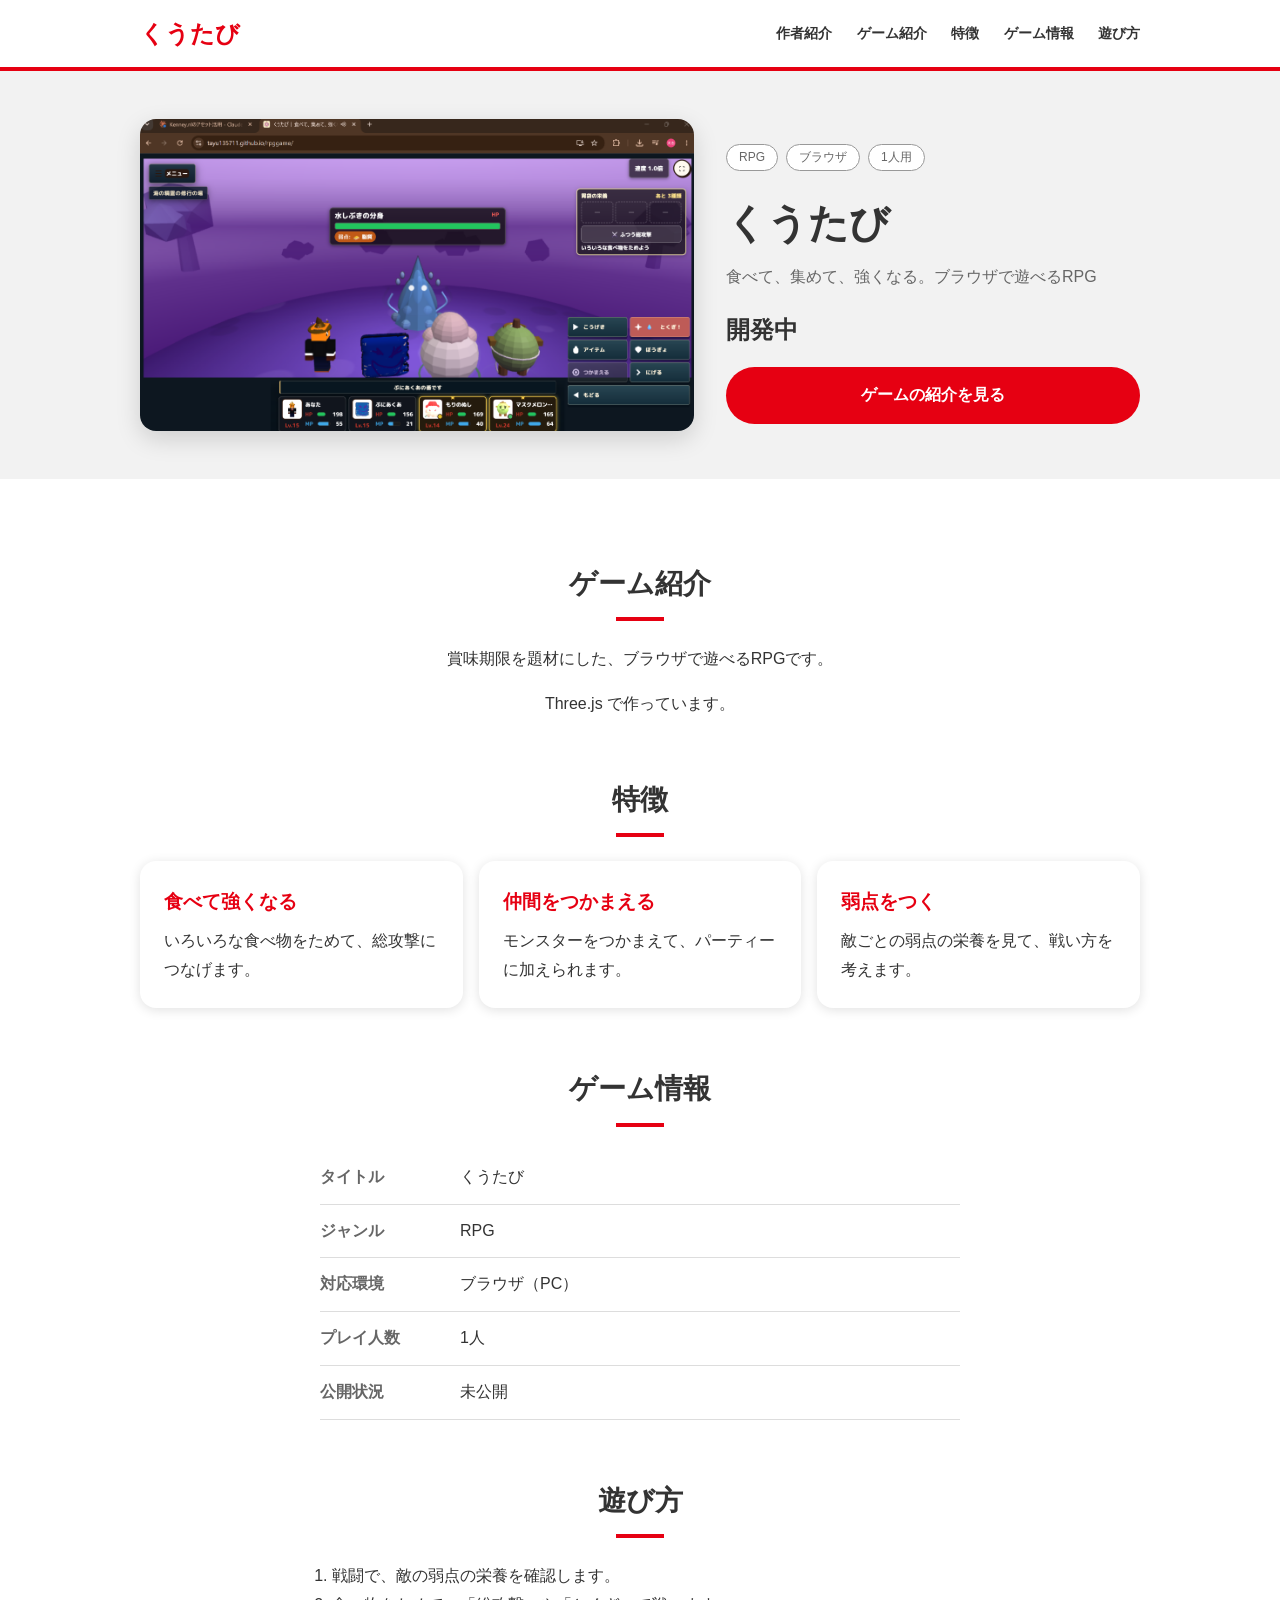
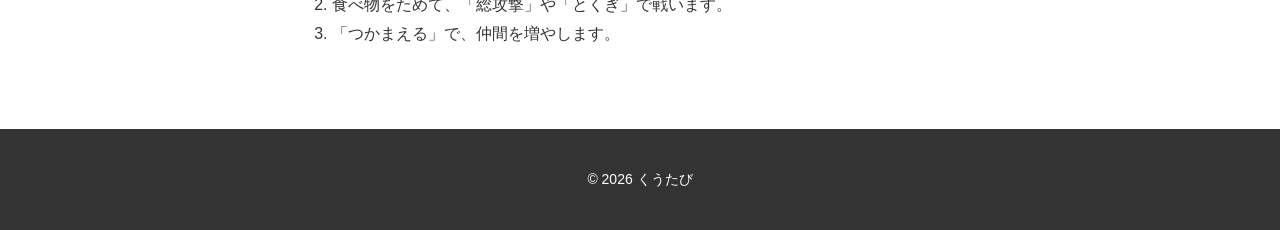
<file: index.html>
<!DOCTYPE html>
<html lang="ja">
<head>
  <meta charset="UTF-8">
  <meta name="viewport" content="width=device-width, initial-scale=1.0">
  <title>くうたび | ブラウザRPG</title>
  <link rel="stylesheet" href="style.css">
</head>
<body>
  <header class="site-header">
    <div class="header-inner">
      <a class="logo" href="#top">くうたび</a>
      <nav>
        <a href="profile.html">作者紹介</a>
        <a href="#about">ゲーム紹介</a>
        <a href="#features">特徴</a>
        <a href="#info">ゲーム情報</a>
        <a href="#howto">遊び方</a>
      </nav>
    </div>
  </header>

  <section class="hero" id="top">
    <div class="hero-inner">
      <div class="key-visual">
        <img src="screenshot.png" alt="くうたびの戦闘画面">
      </div>
      <div class="product">
        <p class="tags"><span>RPG</span><span>ブラウザ</span><span>1人用</span></p>
        <h1>くうたび</h1>
        <p class="catch">食べて、集めて、強くなる。ブラウザで遊べるRPG</p>
        <p class="price">開発中</p>
        <a class="button" href="#about">ゲームの紹介を見る</a>
      </div>
    </div>
  </section>

  <main>
    <section id="about">
      <h2>ゲーム紹介</h2>
      <p>賞味期限を題材にした、ブラウザで遊べるRPGです。</p>
      <p>Three.js で作っています。</p>
    </section>

    <section id="features">
      <h2>特徴</h2>
      <div class="cards">
        <div class="card">
          <h3>食べて強くなる</h3>
          <p>いろいろな食べ物をためて、総攻撃につなげます。</p>
        </div>
        <div class="card">
          <h3>仲間をつかまえる</h3>
          <p>モンスターをつかまえて、パーティーに加えられます。</p>
        </div>
        <div class="card">
          <h3>弱点をつく</h3>
          <p>敵ごとの弱点の栄養を見て、戦い方を考えます。</p>
        </div>
      </div>
    </section>

    <section id="info">
      <h2>ゲーム情報</h2>
      <dl class="info-table">
        <div><dt>タイトル</dt><dd>くうたび</dd></div>
        <div><dt>ジャンル</dt><dd>RPG</dd></div>
        <div><dt>対応環境</dt><dd>ブラウザ（PC）</dd></div>
        <div><dt>プレイ人数</dt><dd>1人</dd></div>
        <div><dt>公開状況</dt><dd>未公開</dd></div>
      </dl>
    </section>

    <section id="howto">
      <h2>遊び方</h2>
      <ol class="steps">
        <li>戦闘で、敵の弱点の栄養を確認します。</li>
        <li>食べ物をためて、「総攻撃」や「とくぎ」で戦います。</li>
        <li>「つかまえる」で、仲間を増やします。</li>
      </ol>
    </section>
  </main>

  <footer>
    <p>&copy; 2026 くうたび</p>
  </footer>
</body>
</html>
</file>
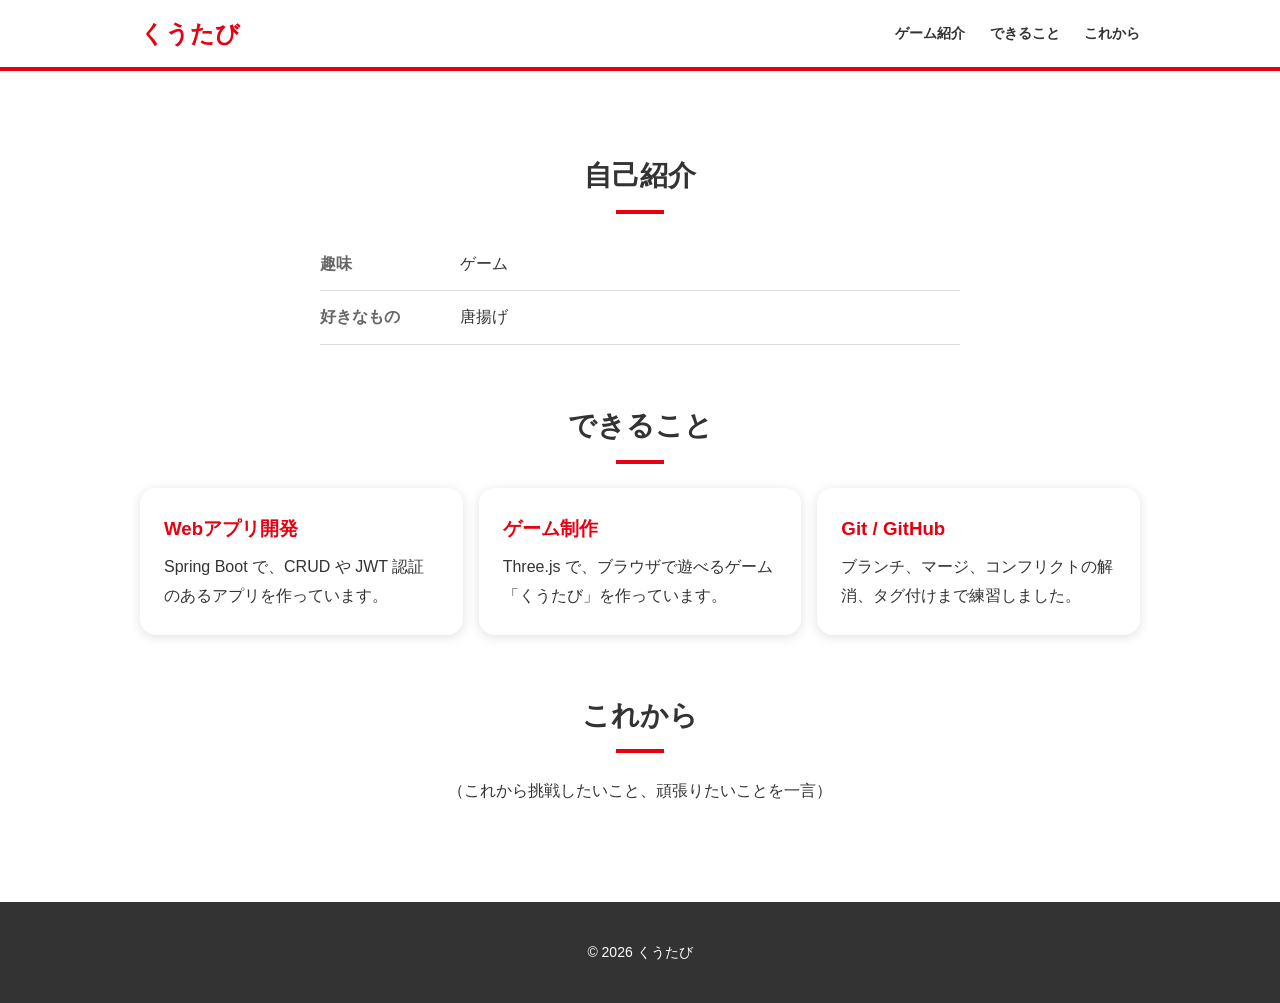
<file: profile.html>
<!DOCTYPE html>
<html lang="ja">
<head>
  <meta charset="UTF-8">
  <meta name="viewport" content="width=device-width, initial-scale=1.0">
  <title>くうたびの紹介</title>
  <link rel="stylesheet" href="style.css">
</head>
<body>
  <header class="site-header">
    <div class="header-inner">
      <a class="logo" href="index.html">くうたび</a>
      <nav>
        <a href="index.html">ゲーム紹介</a>
        <a href="#skills">できること</a>
        <a href="#goal">これから</a>
      </nav>
    </div>
  </header>

  <main>
    <section id="profile">
      <h2>自己紹介</h2>
      <dl class="info-table">
        <div><dt>趣味</dt><dd>ゲーム    </dd></div>
        <div><dt>好きなもの</dt><dd>唐揚げ</dd></div>
      </dl>
    </section>

    <section id="skills">
      <h2>できること</h2>
      <div class="cards">
        <div class="card">
          <h3>Webアプリ開発</h3>
          <p>Spring Boot で、CRUD や JWT 認証のあるアプリを作っています。</p>
        </div>
        <div class="card">
          <h3>ゲーム制作</h3>
          <p>Three.js で、ブラウザで遊べるゲーム「くうたび」を作っています。</p>
        </div>
        <div class="card">
          <h3>Git / GitHub</h3>
          <p>ブランチ、マージ、コンフリクトの解消、タグ付けまで練習しました。</p>
        </div>
      </div>
    </section>

    <section id="goal">
      <h2>これから</h2>
      <p style="text-align:center;">（これから挑戦したいこと、頑張りたいことを一言）</p>
    </section>
  </main>

  <footer>
    <p>&copy; 2026 くうたび</p>
  </footer>
</body>
</html>
</file>
<file: style.css>
body {
  font-family: "Hiragino Sans", "Meiryo", sans-serif;
  background: #ffffff;
  color: #333333;
  margin: 0;
  line-height: 1.8;
}
html {
  scroll-behavior: smooth;
  scroll-padding-top: 72px;
}

/* ヘッダー */
.site-header {
  position: sticky;
  top: 0;
  z-index: 10;
  background: #ffffff;
  border-bottom: 4px solid #e60012;
}
.header-inner {
  max-width: 1000px;
  margin: 0 auto;
  padding: 12px 24px;
  display: flex;
  justify-content: space-between;
  align-items: center;
  flex-wrap: wrap;
  gap: 8px;
}
.logo {
  font-size: 24px;
  font-weight: bold;
  color: #e60012;
  text-decoration: none;
}
.site-header nav a {
  margin-left: 20px;
  color: #333333;
  text-decoration: none;
  font-size: 14px;
  font-weight: bold;
}
.site-header nav a:hover {
  color: #e60012;
}

/* ヒーロー */
.hero {
  background: #f2f2f2;
  padding: 48px 24px;
}
.hero-inner {
  max-width: 1000px;
  margin: 0 auto;
  display: flex;
  flex-wrap: wrap;
  gap: 32px;
  align-items: center;
}
.key-visual {
  flex: 1 1 420px;
  aspect-ratio: 16 / 9;
  border-radius: 16px;
  overflow: hidden;
  box-shadow: 0 8px 24px rgba(0, 0, 0, 0.15);
}
.key-visual img {
  width: 100%;
  height: 100%;
  object-fit: cover;
}
.product {
  flex: 1 1 280px;
}
.tags span {
  display: inline-block;
  margin-right: 8px;
  padding: 2px 12px;
  border: 1px solid #999999;
  border-radius: 999px;
  font-size: 12px;
  color: #666666;
  background: #ffffff;
}
.product h1 {
  margin: 12px 0 4px;
  font-size: 40px;
}
.catch {
  margin: 0 0 16px;
  color: #666666;
}
.price {
  font-size: 24px;
  font-weight: bold;
  margin: 0 0 16px;
}
.button {
  display: block;
  text-align: center;
  padding: 14px 24px;
  border-radius: 999px;
  background: #e60012;
  color: #ffffff;
  font-weight: bold;
  text-decoration: none;
}
.button:hover {
  background: #ff3347;
}

/* 本文 */
main {
  max-width: 1000px;
  margin: 0 auto;
  padding: 24px;
}
h2 {
  text-align: center;
  font-size: 28px;
  margin: 56px 0 24px;
}
h2::after {
  content: "";
  display: block;
  width: 48px;
  height: 4px;
  margin: 8px auto 0;
  background: #e60012;
}
#about p {
  text-align: center;
}
.cards {
  display: flex;
  flex-wrap: wrap;
  gap: 16px;
}
.card {
  flex: 1 1 240px;
  padding: 24px;
  border-radius: 16px;
  background: #ffffff;
  box-shadow: 0 2px 12px rgba(0, 0, 0, 0.12);
}
.card h3 {
  margin: 0 0 8px;
  color: #e60012;
}
.card p {
  margin: 0;
}
.info-table {
  max-width: 640px;
  margin: 0 auto;
}
.info-table div {
  display: flex;
  border-bottom: 1px solid #dddddd;
  padding: 12px 0;
}
.info-table dt {
  flex: 0 0 140px;
  font-weight: bold;
  color: #666666;
}
.info-table dd {
  margin: 0;
}
.steps {
  max-width: 640px;
  margin: 0 auto;
  padding-left: 24px;
}
footer {
  margin-top: 56px;
  padding: 24px;
  text-align: center;
  font-size: 14px;
  background: #333333;
  color: #ffffff;
}
</file>
